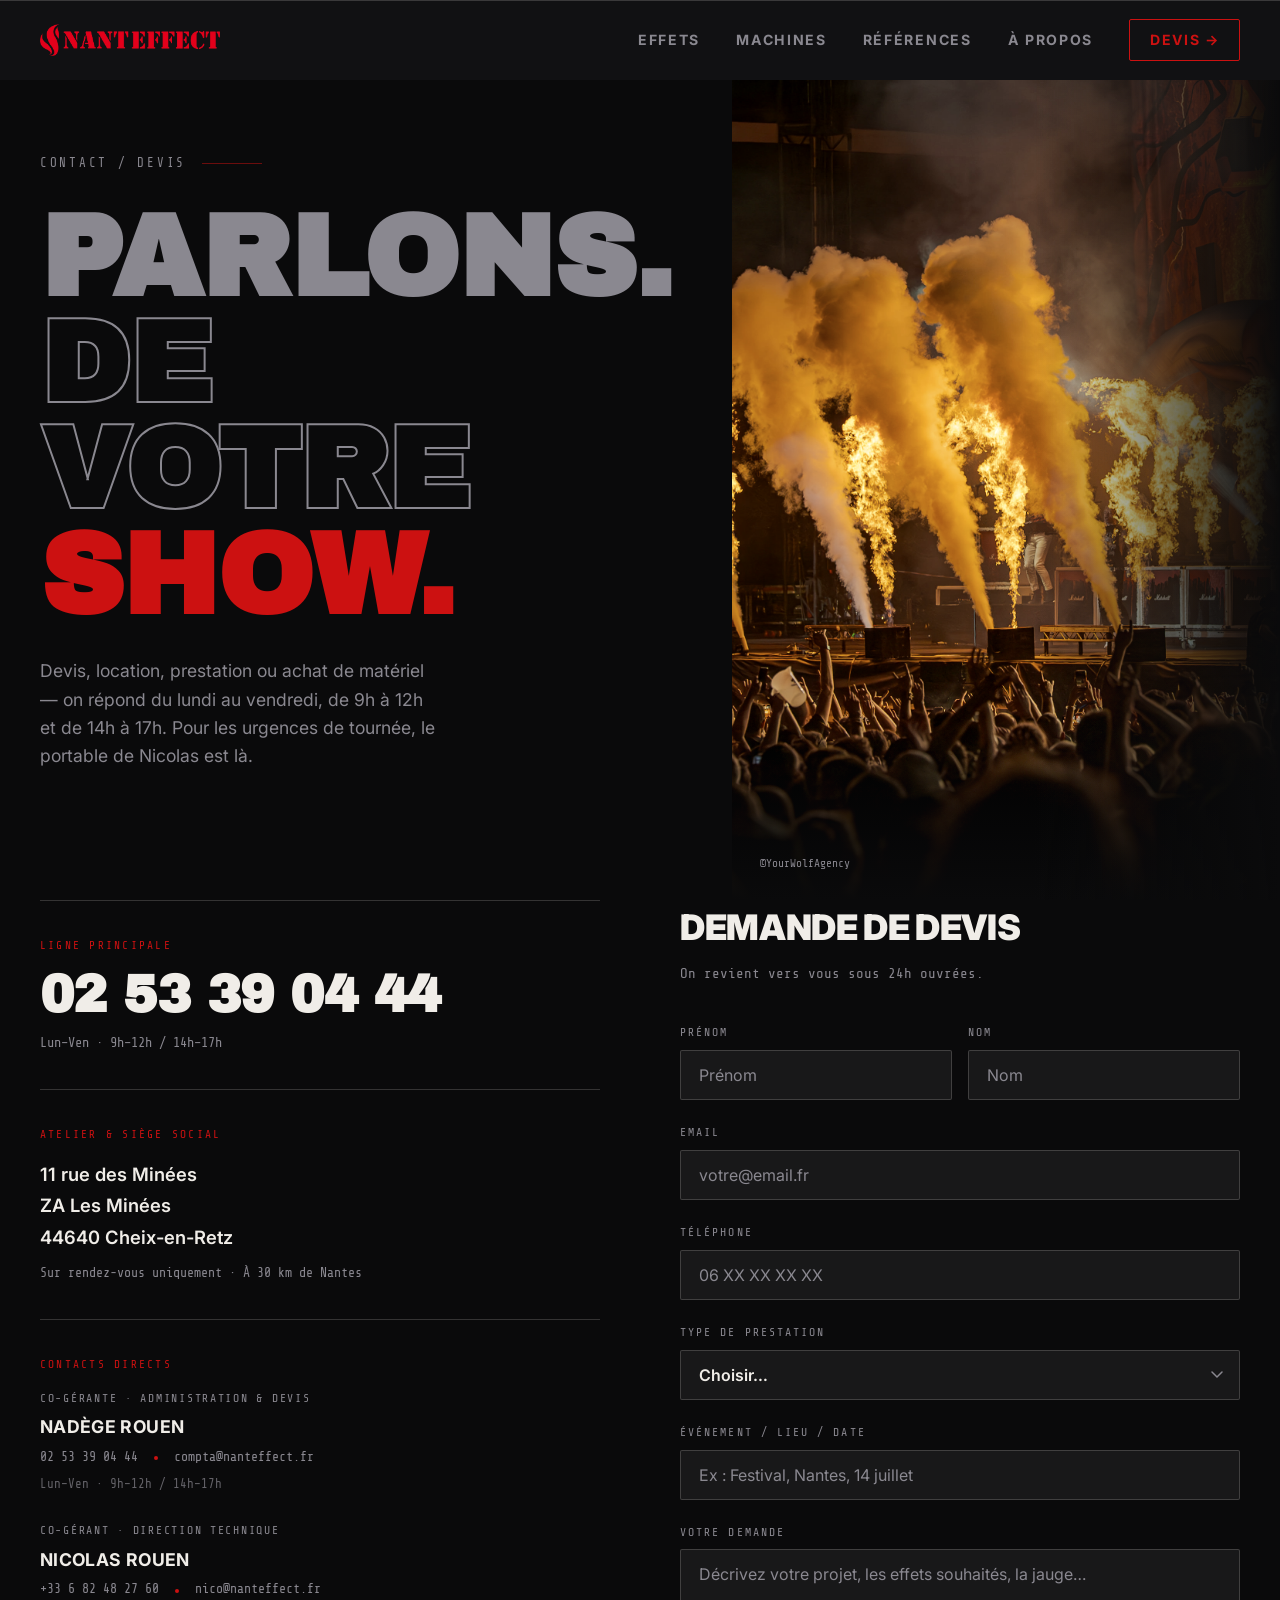
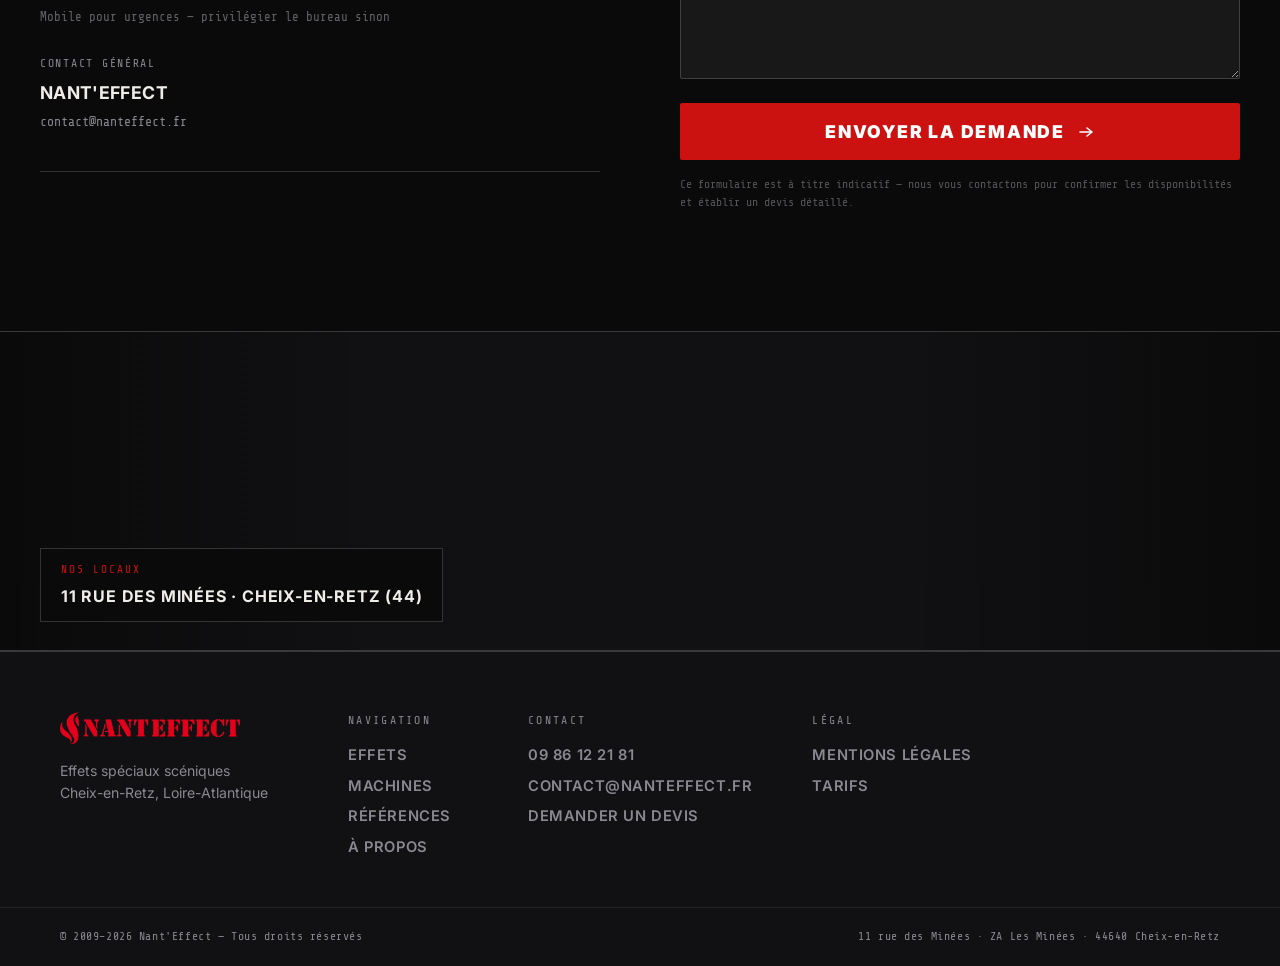
<file: contact.html>
<!DOCTYPE html>
<html lang="fr">
<head>
<meta charset="UTF-8">
<meta name="viewport" content="width=device-width, initial-scale=1.0">
<link rel="icon" type="image/png" href="images/flame.png">
<title>Contact — Nant'Effect Effets Spéciaux Scéniques</title>
<link rel="preconnect" href="https://fonts.googleapis.com">
<link rel="preconnect" href="https://fonts.gstatic.com" crossorigin>
<link rel="stylesheet" href="css/style.css">
<link href="https://fonts.googleapis.com/css2?family=Archivo+Black&family=Inter:ital,wght@0,300;0,400;0,500;0,600;0,700;0,800;1,500&family=Share+Tech+Mono&family=Bebas+Neue&display=swap" rel="stylesheet">
</head>
<body>

<div id="header-placeholder"></div>

<!-- ==================== PAGE HEADER ==================== -->
<section class="hero">
  
  <div class="hero-text-col">
    <div class="hero-overline">
      <span class="mono">Contact / Devis</span>
      <span class="overline-bar"></span>
    </div>

    <h1 class="hero-h1">
      <span class="h1-line1">Parlons.</span>
      <span class="h1-line2">de votre</span>
      <span class="h1-line3">show.</span>
    </h1>

    <p class="hero-body">
      Devis, location, prestation ou achat de matériel — on répond du lundi au vendredi, de 9h à 12h et de 14h à 17h. Pour les urgences de tournée, le portable de Nicolas est là.
    </p>
  </div>

  <div class="hero-photo-col">
    <img 
      src="images/20230617-014829-Credits-@YourWolfAgency_hellfest.jpg" 
      alt="Concert pyrotechnie scène" 
      class="hero-img"
      loading="eager"
    >
    <div class="hero-img-caption-left">©YourWolfAgency</div>
  </div>

</section>

<!-- ==================== CONTACT MAIN ==================== -->
<div class="contact-section">

  <!-- INFOS BLOC -->
  <div class="contact-infos">

    <div class="info-block">
      <p class="info-block-label">Ligne principale</p>
      <a href="tel:+33253390444" class="phone-main">02 53 39 04 44</a>
      <p class="phone-hours mono">Lun–Ven · 9h–12h / 14h–17h</p>
    </div>

    <div class="info-block">
      <p class="info-block-label">Atelier &amp; Siège social</p>
      <div class="address-lines">
        <span>11 rue des Minées</span>
        <span>ZA Les Minées</span>
        <span>44640 Cheix-en-Retz</span>
      </div>
      <p class="address-note mono">Sur rendez-vous uniquement · À 30 km de Nantes</p>
    </div>

    <div class="info-block">
      <p class="info-block-label">Contacts directs</p>
      <div class="contact-persons">

        <div class="person-card">
          <span class="person-role">Co-gérante · Administration &amp; Devis</span>
          <span class="person-name">Nadège Rouen</span>
          <div class="person-contact-line">
            <a href="tel:+33253390444">02 53 39 04 44</a>
            <span class="person-sep"></span>
            <a href="mailto:compta@nanteffect.fr">compta@nanteffect.fr</a>
          </div>
          <span class="person-note">Lun–Ven · 9h–12h / 14h–17h</span>
        </div>

        <div class="person-card">
          <span class="person-role">Co-gérant · Direction technique</span>
          <span class="person-name">Nicolas Rouen</span>
          <div class="person-contact-line">
            <a href="tel:+33682482760">+33 6 82 48 27 60</a>
            <span class="person-sep"></span>
            <a href="mailto:nico@nanteffect.fr">nico@nanteffect.fr</a>
          </div>
          <span class="person-note">Mobile pour urgences — privilégier le bureau sinon</span>
        </div>

        <div class="person-card">
          <span class="person-role">Contact général</span>
          <span class="person-name">Nant'Effect</span>
          <div class="person-contact-line">
            <a href="mailto:contact@nanteffect.fr">contact@nanteffect.fr</a>
          </div>
        </div>

      </div>
    </div>

  </div>

  <!-- FORMULAIRE -->
  <div class="contact-form-wrap">
    <h2 class="form-heading">Demande de devis</h2>
    <p class="form-sub mono">On revient vers vous sous 24h ouvrées.</p>

    <form id="contact-form" novalidate>
      <div class="form-row-2">
        <div class="form-group">
          <label class="form-label" for="prenom">Prénom</label>
          <input class="form-input" type="text" id="prenom" name="prenom" placeholder="Prénom" required>
        </div>
        <div class="form-group">
          <label class="form-label" for="nom">Nom</label>
          <input class="form-input" type="text" id="nom" name="nom" placeholder="Nom" required>
        </div>
      </div>

      <div class="form-group">
        <label class="form-label" for="email">Email</label>
        <input class="form-input" type="email" id="email" name="email" placeholder="votre@email.fr" required>
      </div>

      <div class="form-group">
        <label class="form-label" for="tel">Téléphone</label>
        <input class="form-input" type="tel" id="tel" name="tel" placeholder="06 XX XX XX XX">
      </div>

      <div class="form-group">
        <label class="form-label" for="type">Type de prestation</label>
        <select class="form-select" id="type" name="type">
          <option value="" disabled selected>Choisir…</option>
          <option value="prestation">Prestation clé en main</option>
          <option value="location">Location de matériel</option>
          <option value="achat">Achat de matériel</option>
          <option value="vente-consommable">Vente consommable</option>
          <option value="autre">Autre / Renseignement</option>
        </select>
      </div>

      <div class="form-group">
        <label class="form-label" for="evenement">Événement / Lieu / Date</label>
        <input class="form-input" type="text" id="evenement" name="evenement" placeholder="Ex : Festival, Nantes, 14 juillet">
      </div>

      <div class="form-group">
        <label class="form-label" for="message">Votre demande</label>
        <textarea class="form-textarea" id="message" name="message" placeholder="Décrivez votre projet, les effets souhaités, la jauge…" required></textarea>
      </div>

      <button type="submit" class="form-submit">
        Envoyer la demande
        <svg width="18" height="18" viewBox="0 0 18 18" fill="none"><path d="M3 9h12M10 5l5 4-5 4" stroke="#fff" stroke-width="1.6" stroke-linecap="round" stroke-linejoin="round"/></svg>
      </button>

      <p class="form-notice">
        Ce formulaire est à titre indicatif — nous vous contactons pour confirmer les disponibilités et établir un devis détaillé.
      </p>
    </form>

    <div class="form-confirm" id="form-confirm">
      <div class="form-confirm-icon">🔥</div>
      <p class="form-confirm-title">Message envoyé</p>
      <p class="form-confirm-text mono">On revient vers vous sous 24h ouvrées. Merci pour votre confiance.</p>
    </div>
  </div>

</div>

<!-- ==================== MAP STRIP ==================== -->
<div class="map-strip">
  <iframe
    src="https://www.google.com/maps/embed?pb=!1m18!1m12!1m3!1d2703.8!2d-1.8945!3d47.1632!2m3!1f0!2f0!3f0!3m2!1i1024!2i768!4f13.1!3m3!1m2!1s0x0%3A0x0!2zNDfCsDA5JzQ3LjYiTiAxwrA1Mic2MC4yIlc!5e0!3m2!1sfr!2sfr!4v1718000000000"
    loading="lazy"
    allowfullscreen
    referrerpolicy="no-referrer-when-downgrade"
    title="Nant'Effect - ZA Les Minées, Cheix-en-Retz"
  ></iframe>
  <div class="map-strip-overlay"></div>
  <div class="map-strip-badge">
    <span class="mono">Nos Locaux</span>
    <strong>11 rue des Minées · Cheix-en-Retz (44)</strong>
  </div>
</div>

<div id="footer-placeholder"></div>

<script>
// Form submit (simulation)
const form = document.getElementById('contact-form');
const confirm = document.getElementById('form-confirm');
form.addEventListener('submit', (e) => {
  e.preventDefault();
  // Validation basique
  const required = form.querySelectorAll('[required]');
  let ok = true;
  required.forEach(f => {
    f.style.borderColor = '';
    if (!f.value.trim()) {
      f.style.borderColor = '#CC1111';
      ok = false;
    }
  });
  if (!ok) return;
  form.style.display = 'none';
  confirm.classList.add('active');
});
</script>
<script src="js/components.js"></script>
</body>
</html>
</file>
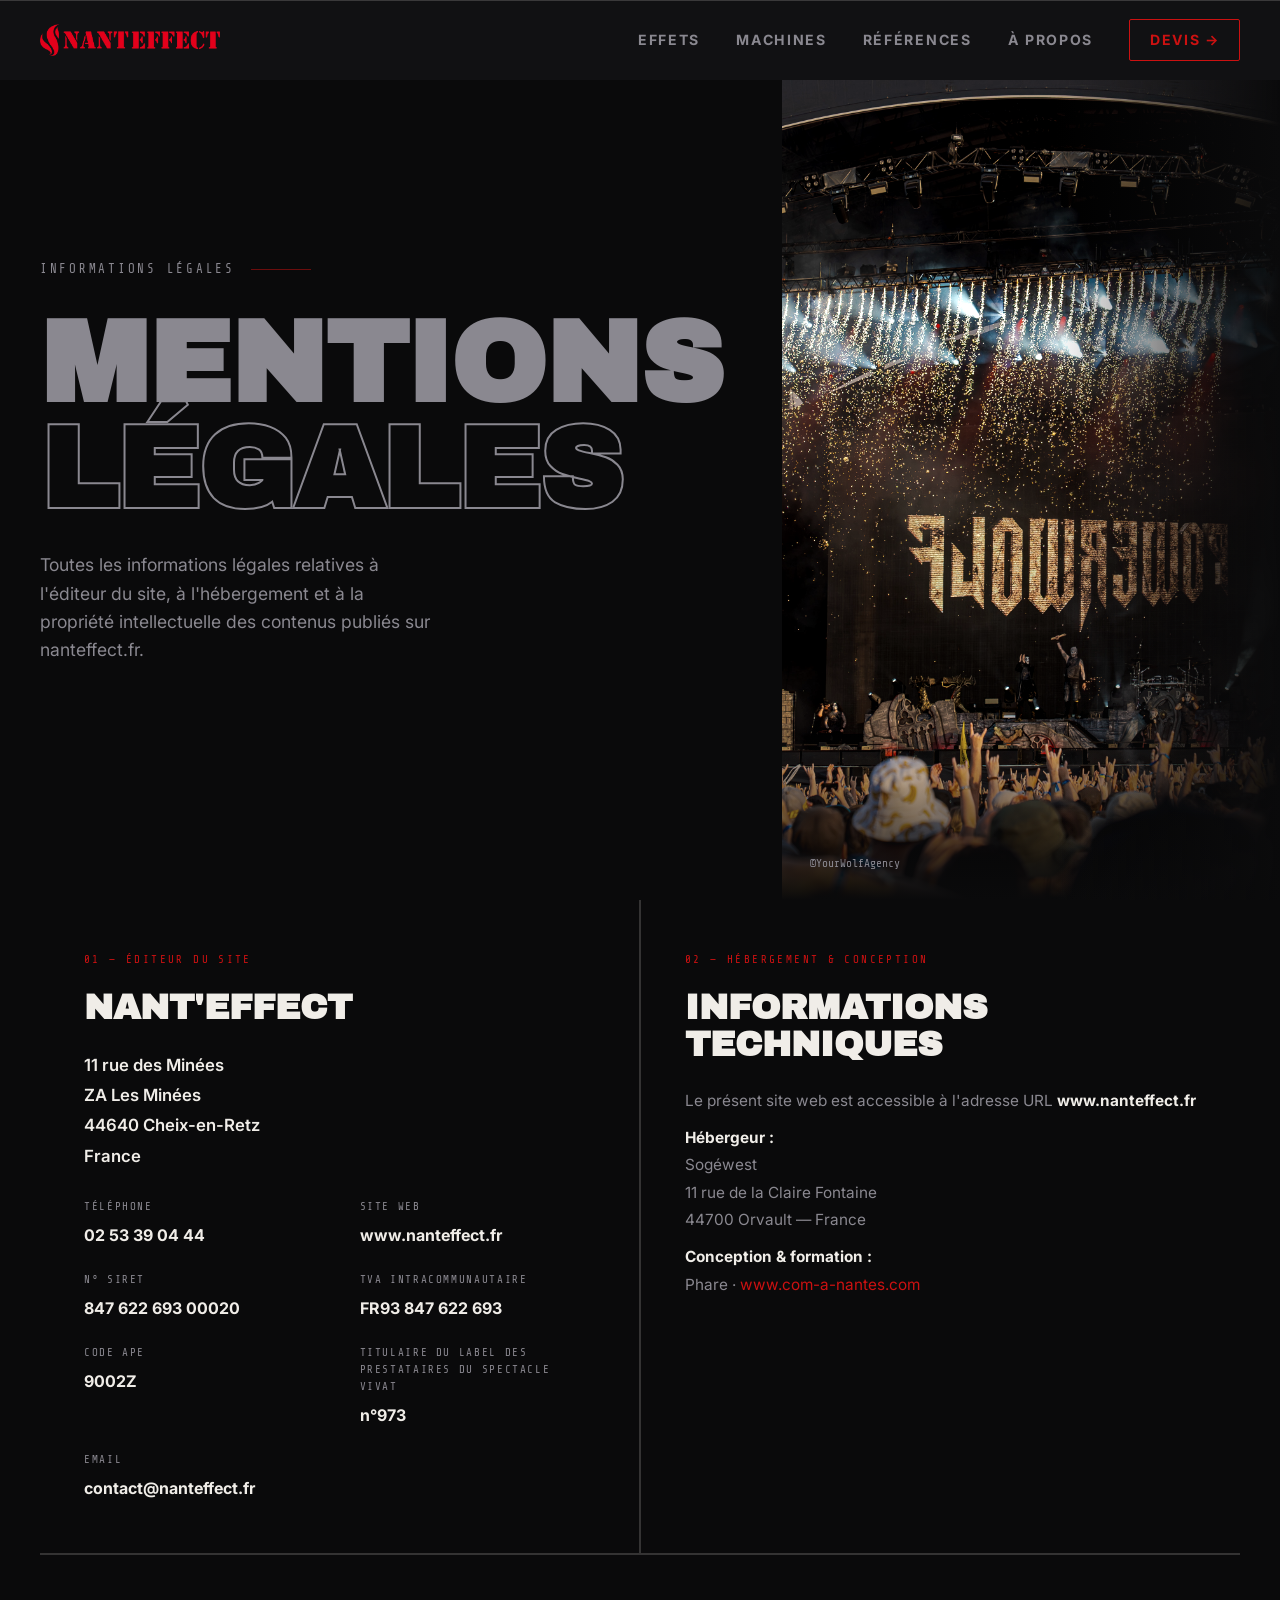
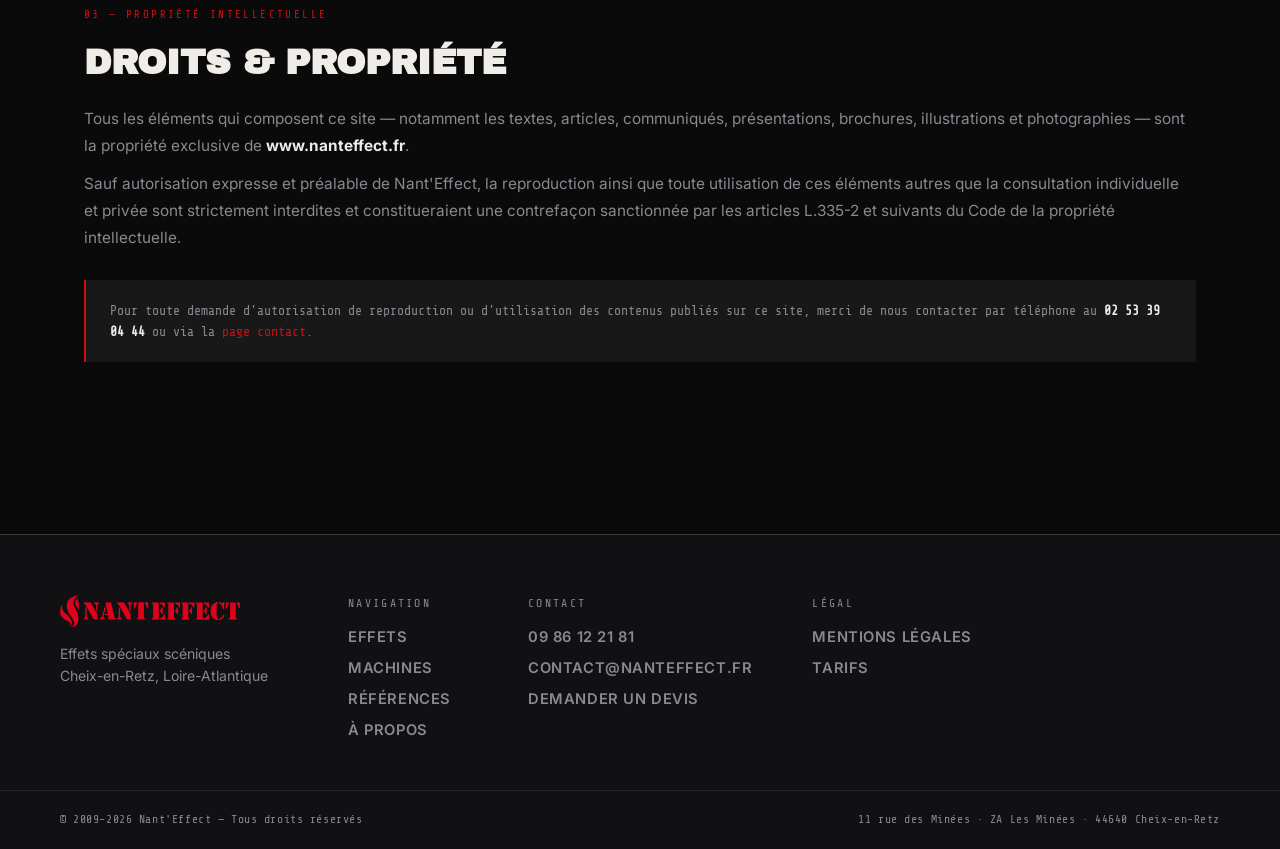
<file: mentions-legales.html>
<!DOCTYPE html>
<html lang="fr">
<head>
  <meta charset="UTF-8">
  <meta name="viewport" content="width=device-width, initial-scale=1.0">
  <link rel="icon" type="image/png" href="images/flame.png">
  <title>Mentions légales — Nant'Effect Effets Spéciaux Scéniques</title>
  <link rel="preconnect" href="https://fonts.googleapis.com">
  <link rel="preconnect" href="https://fonts.gstatic.com" crossorigin>
  <link rel="stylesheet" href="css/style.css">
<link href="https://fonts.googleapis.com/css2?family=Archivo+Black&family=Inter:ital,wght@0,300;0,400;0,500;0,600;0,700;0,800;1,500&family=Share+Tech+Mono&family=Bebas+Neue&display=swap" rel="stylesheet">
  <style>
    /* ── LEGAL GRID ── */
    .legal-grid {
      display: grid;
      grid-template-columns: 1fr 1fr;
      gap: 2px;
      background: var(--line-hard);
    }
    .legal-block {
      background: var(--bg);
      padding: 52px 44px;
    }
    .legal-block.full {
      grid-column: 1 / -1;
    }
    .legal-block-label {
      font-family: var(--f-mono);
      font-size: .68rem;
      letter-spacing: .22em;
      text-transform: uppercase;
      color: var(--red);
      display: block;
      margin-bottom: 20px;
    }
    .legal-block h2 {
      font-family: var(--f-display);
      font-weight: 900;
      font-size: clamp(1.6rem, 3vw, 2.2rem);
      text-transform: uppercase;
      line-height: 1.05;
      margin-bottom: 24px;
    }
    .legal-block p {
      color: var(--ink-muted);
      font-size: .96rem;
      line-height: 1.78;
      margin-bottom: 10px;
    }
    .legal-block p:last-child { margin-bottom: 0; }
    .legal-block strong { color: var(--ink); }
    .legal-id-grid {
      display: grid;
      grid-template-columns: 1fr 1fr;
      gap: 24px 40px;
      margin-top: 28px;
    }
    .legal-id-key {
      font-family: var(--f-mono);
      font-size: .68rem;
      letter-spacing: .15em;
      text-transform: uppercase;
      color: var(--ink-muted);
      margin-bottom: 6px;
      display: block;
    }
    .legal-id-val {
      font-weight: 700;
      font-size: 1rem;
      color: var(--ink);
    }
    .legal-address {
      font-size: 1.05rem;
      font-weight: 600;
      line-height: 1.8;
      color: var(--ink);
    }
    .legal-note {
      margin-top: 28px;
      padding: 20px 24px;
      background: var(--bg-3);
      border-left: 2px solid var(--red);
      font-family: var(--f-mono);
      font-size: .82rem;
      color: var(--ink-muted);
      line-height: 1.6;
    }

    /* ── RESPONSIVE ── */
    @media (max-width: 768px) {
      .legal-grid { grid-template-columns: 1fr; }
      .legal-block { padding: 36px 24px; }
      .legal-id-grid { grid-template-columns: 1fr; }
    }
  </style>
</head>
<body>

<div id="header-placeholder"></div>

<!-- ==================== PAGE HEADER ==================== -->
<section class="hero">
  <div class="hero-text-col">
    <div class="hero-overline">
      <span class="mono">Informations légales</span>
      <span class="overline-bar"></span>
    </div>
    <h1 class="hero-h1">
      <span class="h1-line1">Mentions</span>
      <span class="h1-line2">légales</span>
    </h1>
    <p class="hero-body">
      Toutes les informations légales relatives à l'éditeur du site, à l'hébergement
      et à la propriété intellectuelle des contenus publiés sur nanteffect.fr.
    </p>
  </div>
  <div class="hero-photo-col">
    <img
      src="images/20230617-205551-Credits-@YourWolfAgency_spark.jpg"
      alt="Nant'Effect effets scéniques"
      class="hero-img"
      loading="eager"
    >
    <div class="hero-img-caption-left">©YourWolfAgency</div>
  </div>
</section>

<!-- ==================== CONTENU ==================== -->
<div class="contact-section" style="display:block; padding-top:0;">
  <div class="legal-grid">

    <!-- Éditeur -->
    <div class="legal-block">
      <span class="legal-block-label">01 — Éditeur du site</span>
      <h2>Nant'Effect</h2>
      <div class="legal-address">
        11 rue des Minées<br>
        ZA Les Minées<br>
        44640 Cheix-en-Retz<br>
        France
      </div>
      <div class="legal-id-grid">
        <div>
          <span class="legal-id-key">Téléphone</span>
          <span class="legal-id-val">02 53 39 04 44</span>
        </div>
        <div>
          <span class="legal-id-key">Site web</span>
          <span class="legal-id-val">www.nanteffect.fr</span>
        </div>
        <div>
          <span class="legal-id-key">N° SIRET</span>
          <span class="legal-id-val">847 622 693 00020</span>
        </div>
        <div>
          <span class="legal-id-key">TVA Intracommunautaire</span>
          <span class="legal-id-val">FR93 847 622 693</span>
        </div>
        <div>
          <span class="legal-id-key">Code APE</span>
          <span class="legal-id-val">9002Z</span>
        </div>
        <div>
          <span class="legal-id-key">Titulaire du Label des Prestataires du Spectacle Vivat</span>
          <span class="legal-id-val">n°973</span>
        </div>
        <div>
          <span class="legal-id-key">Email</span>
          <span class="legal-id-val">contact@nanteffect.fr</span>
        </div>
      </div>
    </div>

    <!-- Hébergement -->
    <div class="legal-block">
      <span class="legal-block-label">02 — Hébergement &amp; conception</span>
      <h2>Informations<br>techniques</h2>
      <p>
        Le présent site web est accessible à l'adresse URL
        <strong>www.nanteffect.fr</strong>
      </p>
      <p>
        <strong>Hébergeur :</strong><br>
        Sogéwest<br>
        11 rue de la Claire Fontaine<br>
        44700 Orvault — France
      </p>
      <p>
        <strong>Conception &amp; formation :</strong><br>
        Phare · <a href="https://www.com-a-nantes.com" style="color:var(--red);">www.com-a-nantes.com</a>
      </p>
    </div>

    <!-- Propriété intellectuelle -->
    <div class="legal-block full">
      <span class="legal-block-label">03 — Propriété intellectuelle</span>
      <h2>Droits &amp; propriété</h2>
      <p>
        Tous les éléments qui composent ce site — notamment les textes, articles, communiqués,
        présentations, brochures, illustrations et photographies — sont la propriété exclusive
        de <strong>www.nanteffect.fr</strong>.
      </p>
      <p>
        Sauf autorisation expresse et préalable de Nant'Effect, la reproduction ainsi que toute
        utilisation de ces éléments autres que la consultation individuelle et privée sont strictement
        interdites et constitueraient une contrefaçon sanctionnée par les articles L.335-2
        et suivants du Code de la propriété intellectuelle.
      </p>
      <div class="legal-note">
        Pour toute demande d'autorisation de reproduction ou d'utilisation des contenus publiés sur
        ce site, merci de nous contacter par téléphone au <strong>02 53 39 04 44</strong> ou via
        la <a href="contact.html" style="color:var(--red);">page contact</a>.
      </div>
    </div>

  </div>
</div>

<div id="footer-placeholder"></div>

<script src="js/components.js"></script>
</body>
</html>
</file>
<file: css/style.css>
/* ============================================================
   NANT'EFFECT — CSS principal
   Direction : Affiche de concert industrielle, années 90 métal
   Ruptures de rythme, typo massive, pas de grille uniforme
   ============================================================ */

:root {
  --bg:         #0a0a0b;
  --bg-2:       #111113;
  --bg-3:       #181819;
  --ink:        #F0EDE8;
  --ink-muted:  #8a8890;
  --red:        #CC1111;
  --ember:      #ff4e1a;
  --line:       rgba(240,237,232,.08);
  --line-hard:  rgba(240,237,232,.18);
  --f-display:  'Archivo Black', sans-serif;
  --f-text:     'Inter', sans-serif;
  --f-mono:     'Share Tech Mono', monospace;
}

*, *::before, *::after { box-sizing: border-box; margin: 0; padding: 0; }
html { scroll-behavior: smooth; }
body {
  background: var(--bg);
  color: var(--ink);
  font-family: var(--f-text);
  font-size: 17px;
  line-height: 1.55;
  -webkit-font-smoothing: antialiased;
  overflow-x: hidden;
}
img { display: block; max-width: 100%; }
a { color: inherit; text-decoration: none; }
::selection { background: var(--red); color: #fff; }

.mono { font-family: var(--f-mono); }

/* ============================================================
   NAV
   ============================================================ */
header#nav {
  background: var(--bg-2);
  border-top: 1px solid var(--line-hard);
  position: fixed;
  top: 0; left: 0; right: 0;
  z-index: 200;
  transition: background .3s, border-color .3s;
  border-bottom: 1px solid transparent;
}
header#nav.scrolled {
  background: rgba(10,10,11,.9);
  backdrop-filter: blur(12px);
  border-bottom-color: var(--line-hard);
}
.nav-inner {
  display: flex;
  align-items: center;
  justify-content: space-between;
  padding: 18px 40px;
  max-width: 1400px;
  margin: 0 auto;
}
.logo-link { display: flex; align-items: center; }
.logo-svg { height: 32px; width: auto; }

.nav-links {
  display: flex;
  align-items: center;
  gap: 36px;
}
.nav-links a {
  font-family: var(--f-text);
  font-weight: 700;
  font-size: .88rem;
  letter-spacing: .12em;
  text-transform: uppercase;
  color: var(--ink-muted);
  transition: color .2s;
}
.nav-links a:hover { color: var(--ink); }
.nav-links .nav-cta {
  color: var(--red);
  border: 1px solid var(--red);
  padding: 9px 20px;
  border-radius: 2px;
  letter-spacing: .1em;
  transition: background .2s, color .2s, box-shadow .2s;
}
.nav-links .nav-cta:hover {
  background: var(--red);
  color: #fff;
  box-shadow: 0 0 20px rgba(204,17,17,.4);
}

.burger {
  display: none;
  flex-direction: column;
  gap: 5px;
  background: none;
  border: none;
  cursor: pointer;
  padding: 4px;
}
.burger span {
  display: block;
  width: 26px;
  height: 2px;
  background: var(--ink);
  transition: transform .3s, opacity .3s;
}

.mobile-menu {
  display: none;
  flex-direction: column;
  background: rgba(10,10,11,.98);
  padding: 24px 40px 32px;
  gap: 4px;
  border-top: 1px solid var(--line-hard);
}
.mobile-menu.open { display: flex; }
.mobile-menu a {
  font-family: var(--f-text);
  font-weight: 700;
  font-size: 1.6rem;
  letter-spacing: .06em;
  text-transform: uppercase;
  padding: 10px 0;
  border-bottom: 1px solid var(--line);
  transition: color .2s, padding-left .2s;
}
.mobile-menu a:hover { color: var(--ember); padding-left: 12px; }

/* ============================================================
   HERO — layout 2 colonnes asymétriques
   ============================================================ */
.hero {
  min-height: 100vh;
  display: grid;
  grid-template-columns: 1fr 1fr;
  position: relative;
  overflow: hidden;
}

.hero-photo-col {
  position: relative;
  overflow: hidden;
}
.hero-photo-col::after {
  content: '';
  position: absolute;
  inset: 0;
  background: linear-gradient(
    to right,
    transparent 55%,
    var(--bg) 100%
  ),
  linear-gradient(
    to top,
    var(--bg) 0%,
    transparent 20%
  );
}
.hero-img {
  width: 100%;
  height: 100%;
  object-fit: cover;
  object-position: center top;
  filter: saturate(.7) contrast(1.1);
}
.hero-img-caption-left {
  position: absolute;
  bottom: 28px;
  left: 28px;
  font-family: var(--f-mono);
  font-size: .7rem;
  color: var(--ink-muted);
  z-index: 2;
}
.hero-img-caption-right {
  position: absolute;
  bottom: 28px;
  right: 28px;
  font-family: var(--f-mono);
  font-size: .7rem;
  color: var(--ink-muted);
  z-index: 2;
}
.hero-img-caption-right-top {
  position: absolute;
  top: 28px;
  right: 28px;
  font-family: var(--f-mono);
  font-size: .7rem;
  color: var(--ink-muted);
  z-index: 2;
}
.hero-text-col {
  display: flex;
  flex-direction: column;
  justify-content: center;
  padding: 120px 60px 60px 40px;
  position: relative;
  z-index: 2;
}

.hero-overline {
  display: flex;
  align-items: center;
  gap: 16px;
  margin-bottom: 32px;
  font-size: .78rem;
  letter-spacing: .22em;
  text-transform: uppercase;
  color: var(--ink-muted);
}
.overline-bar {
  flex: 1;
  max-width: 60px;
  height: 1px;
  background: var(--red);
}

.hero-h1 {
  display: flex;
  flex-direction: column;
  gap: 0;
  margin-bottom: 28px;
  line-height: .92;
}
.h1-line1 {
  font-family: var(--f-display);
  font-weight: 900;
  font-size: clamp(4.5rem, 9vw, 7.5rem);
  letter-spacing: -.01em;
  text-transform: uppercase;
  color: var(--ink-muted);
}
.h1-line2 {
  font-family: var(--f-display);
  font-weight: 900;
  font-size: clamp(4.5rem, 9vw, 7.5rem);
  letter-spacing: -.01em;
  text-transform: uppercase;
  /* outline text — identité visuelle signature */
  color: transparent;
  -webkit-text-stroke: 2px var(--ink-muted);
}
.h1-line3 {
  font-family: var(--f-display);
  font-weight: 900;
  font-size: clamp(4.5rem, 9vw, 7.5rem);
  letter-spacing: -.01em;
  text-transform: uppercase;
  color: var(--red);
}

.hero-body {
  font-family: var(--f-text);
  font-weight: 400;
  font-size: 1.1rem;
  color: var(--ink-muted);
  max-width: 400px;
  margin-bottom: 36px;
  line-height: 1.6;
}

.hero-actions {
  display: flex;
  gap: 14px;
  flex-wrap: wrap;
  margin-bottom: 48px;
}

.btn-raw {
  display: inline-block;
  background: var(--red);
  color: #fff;
  font-family: var(--f-text);
  font-weight: 700;
  font-size: .9rem;
  letter-spacing: .1em;
  text-transform: uppercase;
  padding: 15px 28px;
  border-radius: 2px;
  transition: box-shadow .2s, transform .15s;
}
.btn-raw:hover {
  box-shadow: 0 8px 28px rgba(204,17,17,.55);
  transform: translateY(-1px);
}

.btn-ghost-raw {
  display: inline-block;
  color: var(--ink);
  font-family: var(--f-text);
  font-weight: 700;
  font-size: .9rem;
  letter-spacing: .1em;
  text-transform: uppercase;
  padding: 14px 28px;
  border: 1px solid var(--line-hard);
  border-radius: 2px;
  transition: border-color .2s, color .2s;
}
.btn-ghost-raw:hover { border-color: var(--ember); color: var(--ember); }

.hero-stats {
  display: flex;
  align-items: center;
  gap: 0;
  padding-top: 24px;
  border-top: 1px solid var(--line);
}
.stat-item {
  flex: 1;
  padding: 0 20px 0 0;
}
.stat-item:first-child { padding-left: 0; }
.stat-num {
  display: block;
  font-family: var(--f-display);
  font-weight: 900;
  font-size: clamp(1.8rem, 3.5vw, 2.4rem);
  color: var(--red);
  line-height: 1;
  margin-bottom: 4px;
}
.stat-label {
  display: block;
  font-family: var(--f-mono);
  font-size: .7rem;
  color: var(--ink-muted);
  text-transform: uppercase;
  letter-spacing: .06em;
  line-height: 1.35;
}
.stat-divider {
  width: 1px;
  height: 40px;
  background: var(--line-hard);
  margin: 0 20px;
  flex-shrink: 0;
}

/* embers canvas */
#embers {
  position: absolute;
  inset: 0;
  z-index: 1;
  pointer-events: none;
  opacity: .4;
}

/* ============================================================
   TICKER
   ============================================================ */
.ticker-wrap {
  background: var(--red);
  overflow: hidden;
  padding: 0;
  border-top: 3px solid rgba(0,0,0,.3);
  border-bottom: 3px solid rgba(0,0,0,.3);
}
.ticker-inner {
  overflow: hidden;
  padding: 10px 0;
}
.ticker-track {
  display: flex;
  width: max-content;
  animation: ticker-scroll 60s linear infinite;
  align-items: center;
  gap: 0;
}
.ticker-track:hover { animation-play-state: paused; }
.ticker-track span {
  font-family: var(--f-text);
  font-weight: 700;
  font-size: .88rem;
  letter-spacing: .18em;
  text-transform: uppercase;
  color: rgba(255,255,255,.9);
  padding: 0 18px;
  white-space: nowrap;
}
.ticker-track .sep {
  color: rgba(255,255,255,.35);
  font-size: .5rem;
  padding: 0 4px;
}
@keyframes ticker-scroll {
  from { transform: translateX(0); }
  to   { transform: translateX(-50%); }
}

/* ============================================================
   EFFETS
   ============================================================ */
.section-effets {
  padding: 100px 0 0;
  position: relative;
  overflow: hidden;
}
.section-label-vert {
  position: absolute;
  top: 120px;
  left: -32px;
  font-family: var(--f-text);
  font-weight: 900;
  font-size: .75rem;
  letter-spacing: .3em;
  text-transform: uppercase;
  color: var(--ink-muted);
  transform: rotate(-90deg);
  transform-origin: left center;
  white-space: nowrap;
  opacity: .4;
}
.effets-header {
  max-width: 1280px;
  margin: 0 auto;
  padding: 0 60px 56px;
  display: flex;
  justify-content: space-between;
  align-items: flex-end;
  gap: 40px;
  flex-wrap: wrap;
}
.section-title {
  font-family: var(--f-display);
  font-weight: 900;
  font-size: clamp(2.2rem, 5vw, 3.8rem);
  text-transform: uppercase;
  line-height: 1.05;
}
.section-title em {
  font-style: italic;
  color: var(--red);
}
.section-sub {
  font-family: var(--f-text);
  font-weight: 400;
  font-size: 1rem;
  color: var(--ink-muted);
  max-width: 360px;
  line-height: 1.6;
}
.inline-link {
  color: var(--red);
  display: block;
  margin-top: 10px;
  font-weight: 700;
  font-size: .9rem;
  letter-spacing: .06em;
  text-transform: uppercase;
  transition: color .2s;
}
.inline-link:hover { color: var(--ember); }

/* Effects grid — masonry-like, non-uniform */
.effets-grid {
  display: grid;
  grid-template-columns: repeat(4, 1fr);
  grid-template-rows: auto auto auto;
  gap: 2px;
  background: #000;
}

.effet-tile {
  position: relative;
  overflow: hidden;
  cursor: pointer;
  aspect-ratio: 3/4;
  display: block;
}
/* Make first tile span 2 rows — breaks the uniform grid */
.effet-tile:nth-child(1) {
  grid-row: span 2;
  aspect-ratio: unset;
}
.effet-tile:nth-child(3) {
  grid-row: span 2;
  aspect-ratio: unset;
}

.effet-tile img {
  width: 100%;
  height: 100%;
  object-fit: cover;
  transition: transform .6s ease, filter .4s ease;
  filter: saturate(.6) brightness(.8);
}
.effet-tile:hover img {
  transform: scale(1.05);
  filter: saturate(.9) brightness(.9);
}

.effet-overlay {
  position: absolute;
  inset: 0;
  background: linear-gradient(to top, rgba(0,0,0,.8) 0%, rgba(0,0,0,.1) 50%, transparent 100%);
  padding: 20px;
  display: flex;
  flex-direction: column;
  justify-content: flex-end;
  transition: background .3s;
}
.effet-tile:hover .effet-overlay {
  background: linear-gradient(to top, rgba(204,17,17,.5) 0%, rgba(0,0,0,.15) 60%, transparent 100%);
}
.effet-num {
  position: absolute;
  top: 14px;
  right: 16px;
  font-family: var(--f-mono);
  font-size: .7rem;
  color: rgba(240,237,232,.4);
  letter-spacing: .1em;
}
.effet-info h3 {
  font-family: var(--f-text);
  font-weight: 900;
  font-size: 1.1rem;
  text-transform: uppercase;
  letter-spacing: .04em;
  margin-bottom: 4px;
}
.effet-info p {
  font-family: var(--f-text);
  font-weight: 400;
  font-size: .85rem;
  color: rgba(240,237,232,.65);
}

/* More effects row */
.effet-more-row {
  grid-column: 1 / -1;
  background: var(--bg-2);
  display: flex;
  align-items: stretch;
  border-top: 1px solid var(--line);
}
.effet-small {
  flex: 1;
  padding: 24px 28px;
  border-right: 1px solid var(--line);
  display: flex;
  flex-direction: column;
  gap: 4px;
  transition: background .2s;
}
.effet-small:hover { background: var(--bg-3); }
.effet-small-num {
  font-family: var(--f-mono);
  font-size: .7rem;
  color: var(--ink-muted);
}
.effet-small-name {
  font-family: var(--f-text);
  font-weight: 700;
  font-size: 1.05rem;
  text-transform: uppercase;
}
.effet-small-cta {
  background: var(--bg-3);
  display: flex;
  align-items: center;
  justify-content: center;
  color: var(--red);
  font-family: var(--f-text);
  font-weight: 700;
  font-size: .95rem;
  text-transform: uppercase;
  letter-spacing: .08em;
  border-right: none;
  transition: background .2s, color .2s;
}
.effet-small-cta:hover { background: var(--red); color: #fff; }

/* ============================================================
   HELLFEST STRIP
   ============================================================ */
.hellfest-strip {
  position: relative;
  overflow: hidden;
  height: 460px;
  margin-top: 2px;
}
.hellfest-bg {
  width: 100%;
  height: 100%;
  object-fit: cover;
  object-position: center 30%;
  filter: saturate(.5) brightness(.45);
}
.hellfest-overlay {
  position: absolute;
  inset: 0;
  background: linear-gradient(
    to right,
    rgba(10,10,11,.95) 0%,
    rgba(10,10,11,.65) 50%,
    transparent 100%
  );
}
.hellfest-content {
  position: absolute;
  inset: 0;
  display: flex;
  flex-direction: column;
  justify-content: center;
  padding: 60px 80px;
  max-width: 700px;
}
.hellfest-badge {
  display: inline-flex;
  align-items: center;
  background: var(--red);
  padding: 5px 14px;
  margin-bottom: 20px;
  width: fit-content;
}
.hellfest-badge span {
  font-size: .72rem;
  letter-spacing: .2em;
  text-transform: uppercase;
  color: #fff;
}
.hellfest-title {
  font-family: var(--f-display);
  font-weight: 900;
  font-size: clamp(3.5rem, 8vw, 6.5rem);
  text-transform: uppercase;
  line-height: .95;
  letter-spacing: -.01em;
  margin-bottom: 8px;
}
.hellfest-years {
  font-family: var(--f-mono);
  font-size: .85rem;
  color: var(--ember);
  letter-spacing: .08em;
  text-transform: uppercase;
  margin-bottom: 20px;
}
.hellfest-desc {
  font-family: var(--f-text);
  font-weight: 400;
  font-size: 1rem;
  color: var(--ink-muted);
  max-width: 480px;
  line-height: 1.65;
}

/* ============================================================
   SOCIETE
   ============================================================ */
.section-societe {
  padding: 100px 0;
  background: var(--bg-2);
}
.societe-inner {
  max-width: 1280px;
  margin: 0 auto;
  padding: 0 60px;
  display: grid;
  grid-template-columns: 1fr 1fr;
  gap: 80px;
  align-items: center;
}
.eyebrow {
  font-size: .75rem;
  letter-spacing: .22em;
  text-transform: uppercase;
  color: var(--red);
  display: block;
  margin-bottom: 16px;
}
.societe-title {
  font-family: var(--f-display);
  font-weight: 900;
  font-size: clamp(2rem, 4vw, 3rem);
  text-transform: uppercase;
  line-height: 1.06;
  margin-bottom: 28px;
}
.societe-text-col p {
  font-family: var(--f-text);
  font-weight: 400;
  font-size: 1rem;
  color: var(--ink-muted);
  margin-bottom: 18px;
  line-height: 1.7;
}
.societe-text-col strong { color: var(--ink); }

.societe-photo-stack {
  position: relative;
}
.stack-main {
  width: 100%;
  height: 480px;
  object-fit: cover;
  filter: saturate(.7);
  border-radius: 2px;
}
.stack-card {
  position: absolute;
  bottom: -24px;
  left: -24px;
  background: var(--bg);
  border: 1px solid var(--line-hard);
  padding: 20px 24px;
  min-width: 220px;
}
.brands-list {
  display: flex;
  flex-direction: column;
  gap: 6px;
  margin-top: 10px;
}
.brands-list span {
  font-family: var(--f-text);
  font-weight: 700;
  font-size: .95rem;
  text-transform: uppercase;
  letter-spacing: .04em;
  color: var(--ink-muted);
  border-bottom: 1px solid var(--line);
  padding-bottom: 6px;
  transition: color .2s;
}
.brands-list span:hover { color: var(--ink); }
.brands-list span:last-child { border-bottom: none; }

/* ============================================================
   CARROUSEL PRESTATIONS
   ============================================================ */
.prest-carousel {
  position: relative;
  width: 100%;
  height: 92vh;
  min-height: 540px;
  overflow: hidden;
  background: #000;
}
.prest-track {
  display: flex;
  height: 100%;
  transition: transform .72s cubic-bezier(.77,0,.18,1);
  will-change: transform;
}
.prest-slide {
  flex: 0 0 100%;
  width: 100%;
  height: 100%;
  position: relative;
  background-size: cover;
  background-position: center;
  overflow: hidden;
}
.prest-slide::before {
  content: '';
  position: absolute;
  inset: 0;
  background: linear-gradient(to right, #0a0a0b 0%, rgba(10,10,11,.55) 60%, transparent 100%);
  transition: opacity .5s;
}
.prest-overlay {
  position: absolute;
  inset: 0;
  background: linear-gradient(to top, rgba(10,10,11,.7) 0%, transparent 55%);
}
.prest-content {
  position: absolute;
  bottom: 0;
  left: 0;
  padding: 60px 80px 72px;
  max-width: 640px;
  z-index: 2;
}
.prest-title {
  font-family: var(--f-display);
  font-weight: 900;
  font-size: clamp(3rem, 7vw, 6rem);
  text-transform: uppercase;
  line-height: .95;
  letter-spacing: -.01em;
  color: var(--ink);
  margin-bottom: 14px;
}
.prest-meta {
  display: flex;
  align-items: center;
  gap: 10px;
  font-family: var(--f-mono);
  font-size: .78rem;
  text-transform: uppercase;
  letter-spacing: .14em;
  color: var(--ember);
  margin-bottom: 20px;
}
.prest-sep { color: var(--ink-muted); opacity: .4; }
.prest-lieu { color: var(--ink-muted); }
.prest-year { color: var(--ember); }
.prest-desc {
  font-family: var(--f-text);
  font-weight: 400;
  font-size: 1.05rem;
  color: rgba(240,237,232,.75);
  line-height: 1.65;
  max-width: 480px;
}

/* Boutons prev/next */
.prest-btn {
  position: absolute;
  top: 50%;
  transform: translateY(-50%);
  background: rgba(10,10,11,.55);
  border: 1px solid var(--line-hard);
  color: var(--ink);
  font-size: 1.3rem;
  width: 52px;
  height: 52px;
  display: flex;
  align-items: center;
  justify-content: center;
  cursor: pointer;
  z-index: 10;
  transition: background .2s, border-color .2s, color .2s;
  backdrop-filter: blur(8px);
}
.prest-btn:hover { background: var(--red); border-color: var(--red); color: #fff; }
.prest-prev { left: 32px; }
.prest-next { right: 32px; }

/* Dots */
.prest-dots {
  position: absolute;
  bottom: 32px;
  right: 80px;
  display: flex;
  gap: 10px;
  z-index: 10;
}
.prest-dot {
  width: 28px;
  height: 3px;
  background: rgba(240,237,232,.25);
  border: none;
  cursor: pointer;
  padding: 0;
  transition: background .3s, width .3s;
}
.prest-dot.active { background: var(--red); width: 48px; }

/* Compteur */
.prest-counter {
  position: absolute;
  bottom: 38px;
  left: 80px;
  font-size: .72rem;
  letter-spacing: .18em;
  color: var(--ink-muted);
  z-index: 10;
}

@media (max-width: 780px) {
  .prest-carousel { height: 85vh; }
  .prest-content { padding: 32px 24px 80px; max-width: 100%; }
  .prest-prev { left: 14px; }
  .prest-next { right: 14px; }
  .prest-dots { right: 50%; transform: translateX(50%); bottom: 28px; }
  .prest-counter { left: 24px; }
}

/* ============================================================
   REFERENCES
   ============================================================ */
.section-references {
  padding: 100px 0 0;
  overflow: hidden;
}
.ref-header {
  max-width: 1280px;
  margin: 0 auto;
  padding: 0 60px 56px;
}
.ref-cases {
  max-width: 1280px;
  margin: 0 auto;
  padding: 0 60px;
  display: grid;
  grid-template-columns: 1.4fr 1fr 1fr;
  gap: 2px;
  background: #000;
  border: 1px solid var(--line);
  margin-bottom: 60px;
}
.ref-case {
  background: var(--bg-2);
  display: flex;
  flex-direction: column;
  overflow: hidden;
}
.ref-case--featured {
  display: grid;
  grid-template-rows: auto 1fr;
}
.ref-case-img {
  height: 240px;
  overflow: hidden;
}
.ref-case-img img {
  width: 100%;
  height: 100%;
  object-fit: cover;
  filter: saturate(.6);
  transition: filter .4s, transform .5s;
}
.ref-case:hover .ref-case-img img { filter: saturate(.9); transform: scale(1.03); }
.ref-case-body {
  padding: 28px;
  display: flex;
  flex-direction: column;
  gap: 10px;
}
.ref-tag {
  font-family: var(--f-mono);
  font-size: .7rem;
  letter-spacing: .1em;
  text-transform: uppercase;
  color: var(--ember);
}
.ref-case h3 {
  font-family: var(--f-text);
  font-weight: 900;
  font-size: 1.6rem;
  text-transform: uppercase;
  line-height: 1.05;
}
.ref-sub {
  font-family: var(--f-text);
  font-weight: 600;
  font-size: .9rem;
  color: var(--ink-muted);
  text-transform: uppercase;
  letter-spacing: .06em;
  margin-top: -4px;
}
.ref-case p { font-family: var(--f-text); font-weight: 400; font-size: .95rem; color: var(--ink-muted); line-height: 1.6; }
.ref-location {
  font-family: var(--f-mono);
  font-size: .72rem;
  color: var(--ink-muted);
  text-transform: uppercase;
  letter-spacing: .08em;
  margin-top: auto;
}

.ref-cloud-wrap {
  max-width: 1280px;
  margin: 0 auto;
  padding: 0 60px 80px;
}
.ref-cloud-label {
  font-size: .72rem;
  letter-spacing: .2em;
  text-transform: uppercase;
  color: var(--ink-muted);
  margin-bottom: 20px;
  display: block;
}
.ref-cloud {
  display: flex;
  flex-wrap: wrap;
  gap: 8px;
}
.ref-cloud span {
  font-family: var(--f-text);
  font-weight: 600;
  font-size: .9rem;
  text-transform: uppercase;
  letter-spacing: .05em;
  padding: 8px 16px;
  border: 1px solid var(--line-hard);
  color: var(--ink-muted);
  cursor: default;
  transition: border-color .2s, color .2s, background .2s;
}
.ref-cloud span:hover { border-color: var(--red); color: var(--ink); background: var(--red-soft, rgba(204,17,17,.08)); }

/* ============================================================
   CTA STRIP
   ============================================================ */
.cta-strip {
  background: var(--bg-3);
  border-top: 1px solid var(--line-hard);
  border-bottom: 1px solid var(--line-hard);
}
.cta-strip-inner {
  max-width: 1280px;
  margin: 0 auto;
  padding: 48px 60px;
  display: flex;
  align-items: center;
  justify-content: space-between;
  gap: 30px;
  flex-wrap: wrap;
}
.cta-strip-text {
  font-family: var(--f-display);
  font-weight: 900;
  font-size: clamp(1.8rem, 4vw, 2.8rem);
  text-transform: uppercase;
}
.cta-strip-btn {
  display: inline-block;
  background: var(--red);
  color: #fff;
  font-family: var(--f-text);
  font-weight: 700;
  font-size: 1rem;
  letter-spacing: .1em;
  text-transform: uppercase;
  padding: 18px 36px;
  border-radius: 2px;
  white-space: nowrap;
  transition: box-shadow .2s, transform .15s;
}
.cta-strip-btn:hover {
  box-shadow: 0 8px 28px rgba(204,17,17,.5);
  transform: translateY(-2px);
}

/* ============================================================
   FOOTER
   ============================================================ */
footer {
  background: var(--bg-2);
  border-top: 1px solid var(--line-hard);
  padding: 60px 0 0;
}
.footer-inner {
  max-width: 1280px;
  margin: 0 auto;
  padding: 0 60px 48px;
  display: flex;
  gap: 80px;
  flex-wrap: wrap;
}
.footer-brand {
  min-width: 200px;
}
.footer-tagline {
  font-family: var(--f-text);
  font-weight: 400;
  font-size: .88rem;
  color: var(--ink-muted);
  margin-top: 16px;
  line-height: 1.6;
}
.footer-cols {
  display: flex;
  flex: 1;
  gap: 60px;
  flex-wrap: wrap;
}
.footer-col {
  display: flex;
  flex-direction: column;
  gap: 8px;
  min-width: 120px;
}
.footer-col-title {
  font-family: var(--f-mono);
  font-size: .72rem;
  letter-spacing: .2em;
  text-transform: uppercase;
  color: var(--ink-muted);
  margin-bottom: 6px;
}
.footer-col a {
  font-family: var(--f-text);
  font-weight: 600;
  font-size: .92rem;
  text-transform: uppercase;
  letter-spacing: .04em;
  color: var(--ink-muted);
  transition: color .2s;
}
.footer-col a:hover { color: var(--ink); }
.footer-bottom {
  border-top: 1px solid var(--line);
  padding: 20px 60px;
  max-width: 1280px;
  margin: 0 auto;
  display: flex;
  justify-content: space-between;
  flex-wrap: wrap;
  gap: 10px;
  font-size: .72rem;
  color: var(--ink-muted);
  letter-spacing: .05em;
}


/* ============================================================
   RESPONSIVE
   ============================================================ */
@media (max-width: 1100px) {
  .hero { grid-template-columns: 1fr; min-height: auto; }
  .hero-photo-col { height: 55vw; min-height: 320px; }
  .hero-photo-col::after {
    background: linear-gradient(to bottom, transparent 55%, var(--bg) 100%);
  }
  .hero-text-col { padding: 40px 40px 60px; }
  .societe-inner { grid-template-columns: 1fr; gap: 48px; padding: 0 40px; }
  .stack-card { position: static; margin-top: 20px; }
  .ref-cases {
    grid-template-columns: 1fr;
    padding: 0 40px;
  }
  .contact-grid { grid-template-columns: 1fr; }
  .effets-header { padding: 0 40px 48px; }
  .ref-header, .ref-cloud-wrap { padding: 0 40px; }
  .machines-wrap, .contact-wrap, .page-hero { padding-left: 40px; padding-right: 40px; }
  .footer-inner { padding: 0 40px 48px; gap: 48px; }
  .footer-bottom { padding: 20px 40px; }
  .cta-strip-inner { padding: 40px 40px; }
}
@media (max-width: 780px) {
  .nav-links { display: none; }
  .burger { display: flex; }

  /* Hero */
  .h1-line1, .h1-line2, .h1-line3 { font-size: clamp(3.5rem, 14vw, 5.5rem); }
  .hero-text-col { padding: 32px 24px 48px; }
  .hero-body { font-size: 1rem; }
  .hero-actions { flex-direction: column; gap: 10px; }
  .hero-actions .btn-raw,
  .hero-actions .btn-ghost-raw { width: 100%; text-align: center; }

  /* Effets */
  .effets-grid { grid-template-columns: 1fr 1fr; }
  .effet-tile:nth-child(1),
  .effet-tile:nth-child(3) { grid-row: auto; aspect-ratio: 3/4; }
  .effet-more-row { flex-wrap: wrap; }
  .effet-small { flex: 1 1 45%; }

  /* Paddings généraux */
  .page-hero, .machines-wrap, .contact-wrap, .ref-header, .ref-cloud-wrap,
  .effets-header, .societe-inner { padding-left: 24px; padding-right: 24px; }
  .ref-cases { padding: 0; }

  /* CTA strip */
  .cta-strip-inner { padding: 32px 24px; flex-direction: column; align-items: flex-start; gap: 20px; }
  .cta-strip-btn { width: 100%; text-align: center; }

  /* Footer */
  .footer-inner {
    padding: 0 24px 32px;
    flex-direction: column;
    gap: 28px;
  }
  .footer-brand { display: flex; flex-direction: column; gap: 8px; }
  .footer-tagline { font-size: .8rem; margin-top: 8px; }
  .footer-cols { flex-direction: row; flex-wrap: wrap; gap: 28px; }
  .footer-col { min-width: 130px; gap: 6px; }
  .footer-col-title { font-size: .65rem; margin-bottom: 4px; }
  .footer-col a { font-size: .8rem; }
  .footer-bottom {
    padding: 14px 24px;
    flex-direction: column;
    gap: 4px;
    font-size: .65rem;
  }

  /* Misc */
  .hellfest-content { padding: 40px; }
  .form-row { grid-template-columns: 1fr; }
  .marquee-track span { font-size: clamp(1.6rem, 8vw, 2.8rem); padding-right: 32px; }
}

@media (max-width: 480px) {
  /* Hero photo réduite */
  .hero-photo-col { height: 65vw; min-height: 260px; }

  /* H1 encore plus petit */
  .h1-line1, .h1-line2, .h1-line3 { font-size: clamp(3rem, 15vw, 4.5rem); }

  /* Effets : 1 colonne */
  .effets-grid { grid-template-columns: 1fr; }
  .effet-small { flex: 1 1 100%; }

  /* Stats hero */
  .hero-stats { flex-direction: column; align-items: flex-start; gap: 20px; }
  .stat-divider { width: 40px; height: 1px; }

  /* Footer encore plus compact */
  .footer-cols { flex-direction: column; gap: 20px; }
  .footer-col { min-width: unset; }
  .footer-inner { gap: 20px; }

  /* Marquee */
  .marquee-section { padding: 24px 0; }
  .marquee-track span { font-size: clamp(1.4rem, 7vw, 2.2rem); padding-right: 24px; }

  /* Societe */
  .section-societe { padding: 60px 0; }

  /* CTA */
  .cta-strip-text { font-size: clamp(1.5rem, 7vw, 2rem); }
}

@media (prefers-reduced-motion: reduce) {
  .ticker-track { animation: none; }
  html { scroll-behavior: auto; }
  .hero-img, .effet-tile img { transition: none; }
}
.logo-img {
  height: 32px;
  width: auto;
  display: block;
}
/* ---------- MARQUEE (signature) ---------- */
  .marquee-section{
    border-top: 1px solid var(--line);
    border-bottom: 1px solid var(--line);
    padding: 38px 0;
    overflow: hidden;
    white-space: nowrap;
    position: relative;
    background: var(--bg-soft);
  }
  .marquee-track{
    display:flex; width: max-content;
    animation: scroll-left 48s linear infinite;
  }
  .marquee-section:hover .marquee-track{ animation-play-state: paused; }
  .marquee-track span{
    font-family: var(--f-display);
    font-weight: 900;
    text-transform: uppercase;
    font-size: clamp(2.2rem, 6vw, 4.2rem);
    letter-spacing: .02em;
    color: transparent;
    -webkit-text-stroke: 1px var(--ink);
    padding-right: 56px;
    flex-shrink:0;
    opacity:.85;
  }
  .marquee-track span.fill{
    color: var(--red);
    -webkit-text-stroke: 1px var(--red);
  }
  @keyframes scroll-left{
    from{ transform: translateX(0); }
    to{ transform: translateX(-50%); }
  }
  .marquee-label{
    position:absolute; top:8px; left:28px;
    font-family: var(--f-display); font-weight:700; letter-spacing:.22em;
    text-transform: uppercase; font-size:.7rem; color: var(--ink-muted);
  }
.page-header-container {
  display: flex; /* Active la disposition en ligne */
  align-items: center; /* Centre verticalement le texte et l'image */
  gap: 40px; /* Espace entre le texte et l'image */
}

.page-header-text-col, 
.page-header-photo-col {
  flex: 1; /* Chaque colonne prend 50% de la largeur */
}

/* Optionnel : si l'image est trop grande, on la contraint */
.page-header-photo-col img {
  width: 100%;
  height: auto;
  display: block;
}
/* ============================================================
   MACHINES PAGE
   ============================================================ */
  /* ── PAGE-SPECIFIC MACHINES STYLES ── */

  /* Hero banner compact */
  .machines-hero {
    padding: 130px 40px 60px;
    max-width: 1400px;
    margin: 0 auto;
    display: flex;
    flex-direction: column;
    gap: 12px;
  }
  .machines-hero .overline {
    font-family: var(--f-mono);
    font-size: .78rem;
    color: var(--ink-muted);
    letter-spacing: .14em;
    text-transform: uppercase;
  }
  .machines-hero h1 {
    font-family: var(--f-display);
    font-weight: 900;
    font-size: clamp(3.5rem, 8vw, 7rem);
    line-height: .95;
    text-transform: uppercase;
    letter-spacing: -.01em;
  }
  .machines-hero h1 em { color: var(--red); font-style: normal; }
  .machines-hero p.lead {
    max-width: 560px;
    color: var(--ink-muted);
    font-size: 1.1rem;
    margin-top: 4px;
  }

  /* Sticky category nav */
  .cat-nav {
    position: sticky;
    top: 60px;
    z-index: 100;
    background: rgba(10,10,11,.92);
    backdrop-filter: blur(12px);
    border-bottom: 1px solid var(--line-hard);
  }
  .cat-nav-inner {
    max-width: 1400px;
    margin: 0 auto;
    padding: 0 40px;
    display: flex;
    gap: 0;
    overflow-x: auto;
    scrollbar-width: none;
  }
  .cat-nav-inner::-webkit-scrollbar { display: none; }
  .cat-nav-inner a {
    font-family: var(--f-text);
    font-weight: 700;
    font-size: .82rem;
    letter-spacing: .1em;
    text-transform: uppercase;
    color: var(--ink-muted);
    padding: 14px 20px;
    white-space: nowrap;
    border-bottom: 2px solid transparent;
    transition: color .2s, border-color .2s;
  }
  .cat-nav-inner a:hover,
  .cat-nav-inner a.active { color: var(--ink); border-bottom-color: var(--red); }

  /* Section wrapper */
  .machines-section {
    max-width: 1400px;
    margin: 0 auto;
    padding: 70px 40px 10px;
    scroll-margin-top: 110px;
  }
  .section-header {
    display: flex;
    align-items: flex-end;
    gap: 24px;
    margin-bottom: 36px;
    padding-bottom: 20px;
    border-bottom: 1px solid var(--line-hard);
  }
  .section-tag {
    font-family: var(--f-mono);
    font-size: .72rem;
    color: var(--red);
    letter-spacing: .16em;
    text-transform: uppercase;
    margin-bottom: 6px;
  }
  .section-title {
    font-family: var(--f-display);
    font-weight: 900;
    font-size: clamp(2.4rem, 4vw, 3.6rem);
    text-transform: uppercase;
    line-height: 1;
  }
  .section-desc {
    color: var(--ink-muted);
    font-size: .95rem;
    max-width: 480px;
    margin-left: auto;
    text-align: right;
    line-height: 1.5;
  }

  /* Machine cards grid */
  .machines-grid {
    display: grid;
    grid-template-columns: repeat(auto-fill, minmax(260px, 1fr));
    gap: 1px;
    background: var(--line-hard);
    border: 1px solid var(--line-hard);
  }
  .machine-card {
    background: var(--bg-2);
    display: flex;
    flex-direction: column;
    transition: background .2s;
  }
  .machine-card:hover { background: var(--bg-3); }
  .machine-card__img {
    aspect-ratio: 4/3;
    overflow: hidden;
    background: var(--bg-3);
  }
  .machine-card__img img {
    width: 100%;
    height: 100%;
    object-fit: cover;
    object-position: center;
    transition: transform .4s ease;
    filter: grayscale(20%);
  }
  .machine-card:hover .machine-card__img img { transform: scale(1.04); filter: grayscale(0%); }
  .machine-card__body {
    padding: 20px 22px 22px;
    flex: 1;
    display: flex;
    flex-direction: column;
    gap: 8px;
  }
  .machine-card__name {
    font-family: var(--f-text);
    font-weight: 700;
    font-size: 1.15rem;
    text-transform: uppercase;
    letter-spacing: .04em;
    line-height: 1.1;
  }
  .machine-card__desc {
    color: var(--ink-muted);
    font-size: .87rem;
    line-height: 1.5;
    flex: 1;
  }
  .machine-card__tags {
    display: flex;
    flex-wrap: wrap;
    gap: 6px;
    margin-top: 4px;
  }
  .tag {
    font-family: var(--f-mono);
    font-size: .65rem;
    letter-spacing: .1em;
    text-transform: uppercase;
    padding: 3px 8px;
    border: 1px solid var(--line-hard);
    color: var(--ink-muted);
  }
  .tag.red { border-color: var(--red); color: var(--red); }

  /* Separator between big sections */
  .section-divider {
    max-width: 1400px;
    margin: 50px auto 0;
    padding: 0 40px;
    border-top: 1px solid var(--line);
  }

  /* Safety notice */
  .safety-notice {
    display: flex;
    gap: 14px;
    align-items: flex-start;
    background: rgba(204,17,17,.07);
    border: 1px solid rgba(204,17,17,.25);
    padding: 16px 20px;
    margin-bottom: 32px;
  }
  .safety-notice__icon {
    font-size: 1.3rem;
    line-height: 1;
    flex-shrink: 0;
  }
  .safety-notice__text {
    font-family: var(--f-mono);
    font-size: .78rem;
    color: rgba(240,237,232,.65);
    line-height: 1.6;
    letter-spacing: .02em;
  }
  .safety-notice__text strong { color: var(--red); }

  /* CTA band */
  .machines-cta {
    background: var(--bg-2);
    border-top: 1px solid var(--line-hard);
    margin-top: 80px;
    padding: 60px 40px;
    text-align: center;
  }
  .machines-cta h2 {
    font-family: var(--f-display);
    font-weight: 900;
    font-size: clamp(2rem, 4vw, 3.2rem);
    text-transform: uppercase;
    margin-bottom: 12px;
  }
  .machines-cta p { color: var(--ink-muted); margin-bottom: 28px; }
  .machines-cta .btn-raw {
    display: inline-block;
    font-family: var(--f-text);
    font-weight: 700;
    font-size: .9rem;
    letter-spacing: .12em;
    text-transform: uppercase;
    padding: 14px 36px;
    background: var(--red);
    color: #fff;
    transition: background .2s;
  }
  .machines-cta .btn-raw:hover { background: #a50d0d; }

  /* Footer mini */
  footer.mini-footer {
    border-top: 1px solid var(--line);
    padding: 28px 40px;
    max-width: 1400px;
    margin: 0 auto;
    display: flex;
    justify-content: space-between;
    align-items: center;
    flex-wrap: wrap;
    gap: 10px;
  }
  footer.mini-footer .f-copy { font-family: var(--f-mono); font-size: .72rem; color: var(--ink-muted); }
  footer.mini-footer .f-links { display: flex; gap: 24px; }
  footer.mini-footer .f-links a { font-family: var(--f-mono); font-size: .72rem; color: var(--ink-muted); transition: color .2s; }
  footer.mini-footer .f-links a:hover { color: var(--ink); }

  @media (max-width: 768px) {
    .machines-hero { padding: 110px 20px 40px; }
    .machines-section { padding: 50px 20px 10px; }
    .cat-nav-inner { padding: 0 20px; }
    .section-header { flex-direction: column; align-items: flex-start; gap: 10px; }
    .section-desc { text-align: left; margin-left: 0; }
    footer.mini-footer { padding: 20px; flex-direction: column; align-items: flex-start; }
  }

/* ============================================================
   CONTACT PAGE
   ============================================================ */
/* ============================================================
   PAGE HEADER
   ============================================================ */
.page-header {
  padding: 160px 40px 80px;
  max-width: 1400px;
  margin: 0 auto;
  position: relative;
}
.page-header-overline {
  display: flex;
  align-items: center;
  gap: 16px;
  margin-bottom: 24px;
}
.page-header-overline .mono {
  font-size: .75rem;
  letter-spacing: .18em;
  color: var(--red);
  text-transform: uppercase;
}
.overline-bar {
  flex: 1;
  max-width: 60px;
  height: 1px;
  background: var(--red);
  opacity: .5;
}
.page-h1 {
  font-family: var(--f-display);
  font-weight: 900;
  font-size: clamp(4rem, 9vw, 7.5rem);
  line-height: .92;
  letter-spacing: -.02em;
  text-transform: uppercase;
}
.page-h1 em {
  font-style: italic;
  color: var(--ink-muted);
}
.page-header-sub {
  margin-top: 28px;
  max-width: 540px;
  color: var(--ink-muted);
  font-size: 1.05rem;
  line-height: 1.6;
}

/* ============================================================
   CONTACT LAYOUT
   ============================================================ */
.contact-section {
  max-width: 1400px;
  margin: 0 auto;
  padding: 0 40px 120px;
  display: grid;
  grid-template-columns: 1fr 1fr;
  gap: 80px;
  align-items: start;
}

/* ============================================================
   INFOS BLOC
   ============================================================ */
.contact-infos {
  display: flex;
  flex-direction: column;
  gap: 0;
}

.info-block {
  border-top: 1px solid var(--line-hard);
  padding: 36px 0;
}
.info-block:last-child {
  border-bottom: 1px solid var(--line-hard);
}
.info-block-label {
  font-family: var(--f-mono);
  font-size: .7rem;
  letter-spacing: .2em;
  color: var(--red);
  text-transform: uppercase;
  margin-bottom: 16px;
}

/* Numéro principal */
.phone-main {
  font-family: var(--f-display);
  font-weight: 900;
  font-size: clamp(2.4rem, 4vw, 3.6rem);
  letter-spacing: -.01em;
  line-height: 1;
  display: block;
  color: var(--ink);
  transition: color .2s;
}
.phone-main:hover { color: var(--red); }

.phone-hours {
  margin-top: 10px;
  font-size: .85rem;
  color: var(--ink-muted);
  font-family: var(--f-mono);
}

/* Adresse */
.address-lines {
  font-size: 1.15rem;
  font-weight: 600;
  line-height: 1.7;
}
.address-lines span {
  display: block;
}
.address-note {
  margin-top: 10px;
  font-size: .82rem;
  font-family: var(--f-mono);
  color: var(--ink-muted);
}

/* Contacts individuels */
.contact-persons {
  display: flex;
  flex-direction: column;
  gap: 28px;
}
.person-card {
  display: flex;
  flex-direction: column;
  gap: 6px;
}
.person-role {
  font-family: var(--f-mono);
  font-size: .72rem;
  letter-spacing: .15em;
  color: var(--ink-muted);
  text-transform: uppercase;
}
.person-name {
  font-weight: 700;
  font-size: 1.1rem;
  letter-spacing: .02em;
  text-transform: uppercase;
}
.person-contact-line {
  display: flex;
  align-items: center;
  gap: 16px;
  flex-wrap: wrap;
}
.person-contact-line a {
  font-family: var(--f-mono);
  font-size: .82rem;
  color: var(--ink-muted);
  transition: color .2s;
  border-bottom: 1px solid transparent;
  padding-bottom: 1px;
}
.person-contact-line a:hover {
  color: var(--ink);
  border-bottom-color: var(--line-hard);
}
.person-sep {
  width: 4px; height: 4px;
  background: var(--red);
  border-radius: 50%;
  display: inline-block;
  flex-shrink: 0;
}
.person-note {
  font-size: .78rem;
  color: var(--ink-muted);
  font-family: var(--f-mono);
  opacity: .7;
}

/* ============================================================
   FORMULAIRE
   ============================================================ */
.contact-form-wrap {
  position: sticky;
  top: 100px;
}
.form-heading {
  font-family: var(--f-text);
  font-weight: 900;
  font-size: 2.2rem;
  text-transform: uppercase;
  letter-spacing: -.01em;
  margin-bottom: 8px;
}
.form-sub {
  font-size: .88rem;
  color: var(--ink-muted);
  margin-bottom: 40px;
  font-family: var(--f-mono);
}

.form-group {
  margin-bottom: 24px;
  display: flex;
  flex-direction: column;
  gap: 8px;
}
.form-label {
  font-family: var(--f-mono);
  font-size: .72rem;
  letter-spacing: .18em;
  text-transform: uppercase;
  color: var(--ink-muted);
}
.form-input,
.form-select,
.form-textarea {
  width: 100%;
  background: var(--bg-3);
  border: 1px solid var(--line-hard);
  border-radius: 2px;
  color: var(--ink);
  font-family: var(--f-text);
  font-size: 1rem;
  font-weight: 600;
  padding: 14px 18px;
  outline: none;
  transition: border-color .2s, box-shadow .2s;
  -webkit-appearance: none;
}
.form-input:focus,
.form-select:focus,
.form-textarea:focus {
  border-color: var(--red);
  box-shadow: 0 0 0 3px rgba(204,17,17,.12);
}
.form-input::placeholder,
.form-textarea::placeholder {
  color: var(--ink-muted);
  font-weight: 400;
}
.form-select {
  cursor: pointer;
  background-image: url("data:image/svg+xml,%3Csvg xmlns='http://www.w3.org/2000/svg' width='12' height='8' viewBox='0 0 12 8'%3E%3Cpath d='M1 1l5 5 5-5' stroke='%238a8890' stroke-width='1.5' fill='none' stroke-linecap='round'/%3E%3C/svg%3E");
  background-repeat: no-repeat;
  background-position: right 16px center;
  padding-right: 44px;
}
.form-select option { background: var(--bg-3); }
.form-textarea {
  resize: vertical;
  min-height: 130px;
}
.form-row-2 {
  display: grid;
  grid-template-columns: 1fr 1fr;
  gap: 16px;
}

.form-submit {
  width: 100%;
  background: var(--red);
  color: #fff;
  border: none;
  border-radius: 2px;
  font-family: var(--f-text);
  font-weight: 900;
  font-size: 1.1rem;
  letter-spacing: .1em;
  text-transform: uppercase;
  padding: 18px 32px;
  cursor: pointer;
  transition: background .2s, box-shadow .2s, transform .1s;
  margin-top: 8px;
  display: flex;
  align-items: center;
  justify-content: center;
  gap: 12px;
}
.form-submit:hover {
  background: #e01212;
  box-shadow: 0 0 28px rgba(204,17,17,.5);
}
.form-submit:active { transform: scale(.99); }

.form-notice {
  margin-top: 16px;
  font-family: var(--f-mono);
  font-size: .72rem;
  color: var(--ink-muted);
  opacity: .6;
  line-height: 1.5;
}

/* Confirmation message */
.form-confirm {
  display: none;
  flex-direction: column;
  align-items: center;
  justify-content: center;
  text-align: center;
  padding: 60px 40px;
  background: var(--bg-3);
  border: 1px solid var(--line-hard);
  border-radius: 2px;
  gap: 20px;
}
.form-confirm.active { display: flex; }
.form-confirm-icon {
  font-size: 3rem;
  line-height: 1;
}
.form-confirm-title {
  font-family: var(--f-text);
  font-weight: 900;
  font-size: 2rem;
  text-transform: uppercase;
  letter-spacing: -.01em;
}
.form-confirm-text {
  color: var(--ink-muted);
  font-size: .9rem;
  font-family: var(--f-mono);
  max-width: 320px;
}

/* ============================================================
   MAP STRIP
   ============================================================ */
.map-strip {
  border-top: 1px solid var(--line-hard);
  border-bottom: 1px solid var(--line-hard);
  position: relative;
  overflow: hidden;
  height: 320px;
  background: var(--bg-2);
}
.map-strip iframe {
  width: 100%;
  height: 100%;
  border: none;
  filter: grayscale(1) invert(1) brightness(.6) contrast(1.1);
  opacity: .7;
}
.map-strip-overlay {
  position: absolute;
  inset: 0;
  pointer-events: none;
  background: linear-gradient(to right, var(--bg) 0%, transparent 30%, transparent 70%, var(--bg) 100%);
}
.map-strip-badge {
  position: absolute;
  bottom: 28px;
  left: 40px;
  background: var(--bg);
  border: 1px solid var(--line-hard);
  padding: 12px 20px;
  pointer-events: none;
}
.map-strip-badge .mono {
  font-size: .7rem;
  letter-spacing: .18em;
  color: var(--red);
  text-transform: uppercase;
  display: block;
  margin-bottom: 4px;
}
.map-strip-badge strong {
  font-family: var(--f-text);
  font-weight: 700;
  font-size: 1rem;
  text-transform: uppercase;
  letter-spacing: .05em;
}

/* ============================================================
   RESPONSIVE
   ============================================================ */
@media (max-width: 1024px) {
  .contact-section {
    grid-template-columns: 1fr;
    gap: 60px;
  }
  .contact-form-wrap {
    position: static;
  }
}
@media (max-width: 600px) {
  .page-header { padding: 130px 24px 60px; }
  .contact-section { padding: 0 24px 80px; }
  .form-row-2 { grid-template-columns: 1fr; }
  .map-strip-badge { left: 24px; }
}
/* ==================== ABOUT (4 COLONNES AVEC EN-TÊTE & IMAGE) ==================== */
.about {
  padding: 100px max(20px, 4vw);
  background: var(--bg-2); /* Garde le fond sombre de l'ancienne section societe */
  border-bottom: 1px solid var(--line-hard);
}

.about-header-layout {
  display: grid;
  grid-template-columns: 1.2fr 1fr;
  gap: 60px;
  align-items: center;
  max-width: 1400px;
  margin: 0 auto;
}

.about-main-title {
  font-family: var(--f-display);
  font-size: clamp(2.5rem, 6vw, 4rem);
  text-transform: uppercase;
  color: var(--ink);
  margin-bottom: 24px;
  letter-spacing: -0.03em;
}

.about-lead {
  font-size: 1.15rem;
  color: var(--ink-muted);
  line-height: 1.7;
}

/* Réutilisation et adaptation de vos classes de stack existantes */
.about-header-visual .societe-photo-stack {
  position: relative;
}

.about-header-visual .stack-main {
  width: 100%;
  height: 380px; /* Légèrement réduit pour ne pas écraser le texte */
  object-fit: cover;
  filter: saturate(.7);
  border-radius: 2px;
}

/* Grand séparateur entre l'intro et la grille */
.about-divider {
  max-width: 1400px;
  margin: 80px auto; /* Crée le grand espace vertical que vous vouliez */
  border-top: 1px solid var(--line-hard);
}

.about-grid-4col {
  max-width: 1400px;
  margin: 0 auto;
  display: grid;
  grid-template-columns: repeat(4, 1fr);
  gap: 40px;
}

.about-col {
  display: flex;
  flex-direction: column;
}

.about-col-num {
  font-family: var(--f-mono);
  font-size: 0.85rem;
  color: var(--red);
  letter-spacing: 0.1em;
  margin-bottom: 12px;
}

.about-col-title {
  font-family: var(--f-display);
  font-size: 1.8rem;
  text-transform: uppercase;
  line-height: 1.1;
  margin-bottom: 16px;
  letter-spacing: -0.02em;
}

.about-col-text {
  font-size: 0.95rem;
  color: var(--ink-muted);
  line-height: 1.6;
}

/* Responsive */
@media (max-width: 1100px) {
  .about-header-layout {
    grid-template-columns: 1fr;
    gap: 40px;
  }
  .about-divider {
    margin: 60px auto;
  }
  .about-grid-4col {
    grid-template-columns: repeat(2, 1fr);
    gap: 40px 30px;
  }
}

@media (max-width: 600px) {
  .about-divider {
    margin: 45px auto;
  }
  .about-grid-4col {
    grid-template-columns: 1fr;
    gap: 35px;
  }
}
</file>
